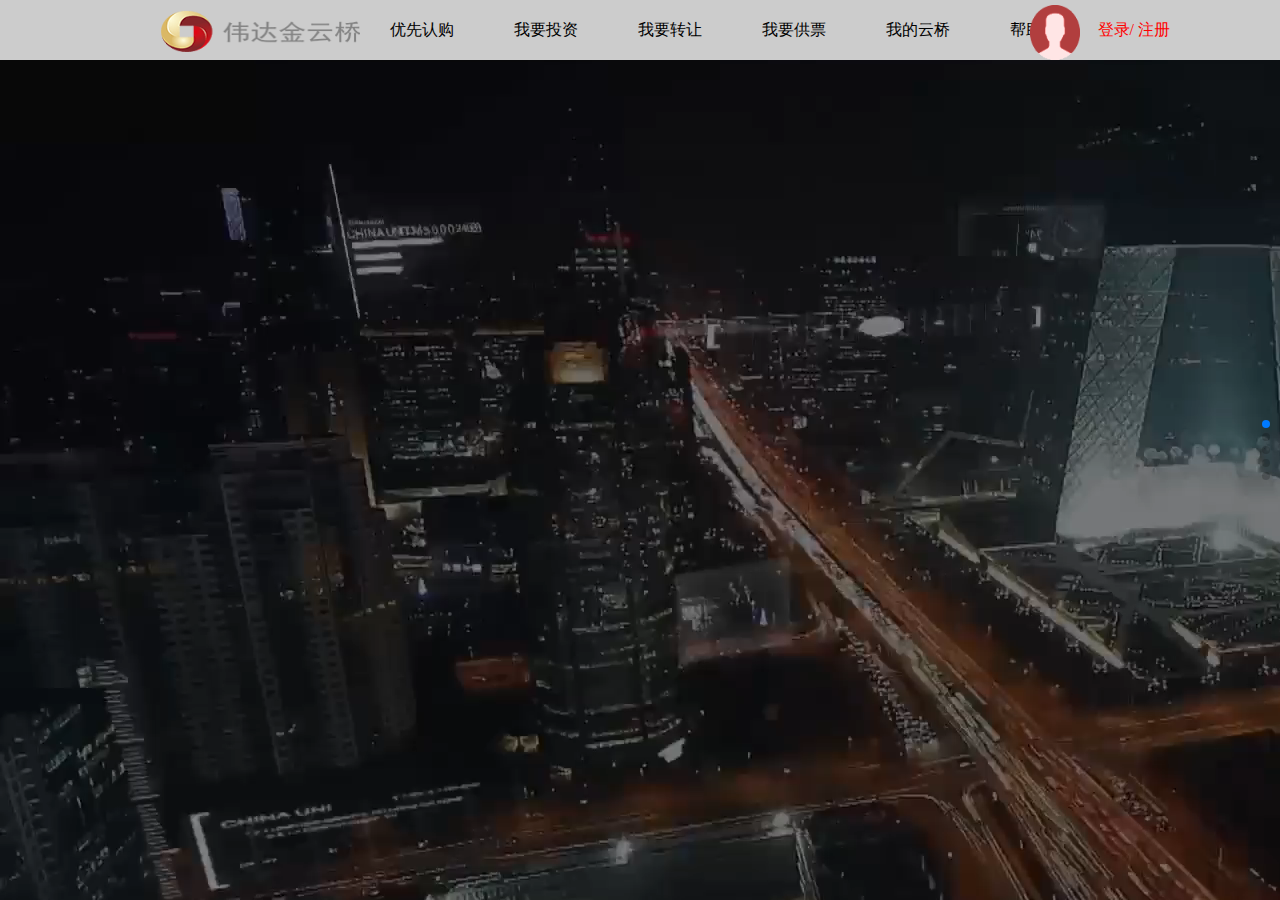
<file: index.html>
<!DOCTYPE html>
<html lang="en">
<head>
	<meta charset="UTF-8">
	<title>主页</title>
	<!-- 引入css文件 -->
	<link rel="stylesheet" href="css/index.css">
	<link rel="stylesheet" href="css/swiper.min.css">
	<link rel="stylesheet" href="css/animate.min.css">
	<!-- 引入js文件 -->
	<script src="js/swiper.animate1.0.2.min.js"></script>
	<script src="js/swiper.min.js"></script>
    <script src="js/index.js"></script>
    <!-- 引入jquery文件 -->
    <script src="jquery/jquery-1.9.0.js" type="text/javascript"></script>
</head>
<body>
  <!-- 导航栏部分 -->
   <div class="header">
   	  <div class="logo">
   	  <img src="images/nav-logo.png"id="logos">
   	  </div>

   	  <div class="navmenu">
   	  	  <ul id="menu">
		<li><a href="#">优先认购</a></li>
		<li><a href="#">我要投资</a></li>
		
		<li><a href="#">我要转让</a></li>
		<li><a href="#">我要供票</a></li>
		<li><a href="#">我的云桥</a></li>
		<li><a href="#">帮助中心</a></li>
	       </ul>
   	  </div>
   	  <!-- 头像部分 -->
   	  <div class="head"><img src="images/user.png" id="headTrait">
   	  </div>
   	  <!-- 注册/登陆部分 -->
   	  <div class="registAndlog">
   	  	<a href="website-log.html" id="new-login">登录</a>/
   	  	<a href="website-register.html" id="new-register">注册</a>
   	  </div>
   </div>




   <!--  轮播部分 -->
   
    <div class="swiper-container">
        <div class="swiper-wrapper">
	        <div class="swiper-slide">
		        <div class="bannervideo">
		        	<video src="video/banner.mp4" autoplay="autoplay" loop="loop"></video>
		        </div>
	        </div>
            <div class="swiper-slide">
				<div class="top_1 ani" swiper-animate-effect="fadeInLeft" swiper-animate-duration='1.5s' swiper-animate-delay="0s">
                 <img src="images/quxian.png" alt="" />
                </div>
                <div class="top_2 ani" swiper-animate-effect="fadeInRight" swiper-animate-duration='1.5s' swiper-animate-delay="0s">
                 <img src="images/table.png" alt="" />
                </div>
            </div>
            <div class="swiper-slide">
            </div>
            <div class="swiper-slide">
            </div>
            <div class="swiper-slide">
            </div>
         </div>
    <!-- 如果需要分页器 -->
    <div class="swiper-pagination"></div>
</div>
           <!-- 引入js -->
   <script src="js/swiper.min.js" type="text/javascript"></script>
	<script src="js/swiper.animate1.0.2.min.js" type="text/javascript"></script>
	<script src="jquery/jquery-1.11.0.js" type="text/javascript"></script>
	<script src="js/index.js" type="text/javascript"></script>
   	
</body>
</html>
</file>
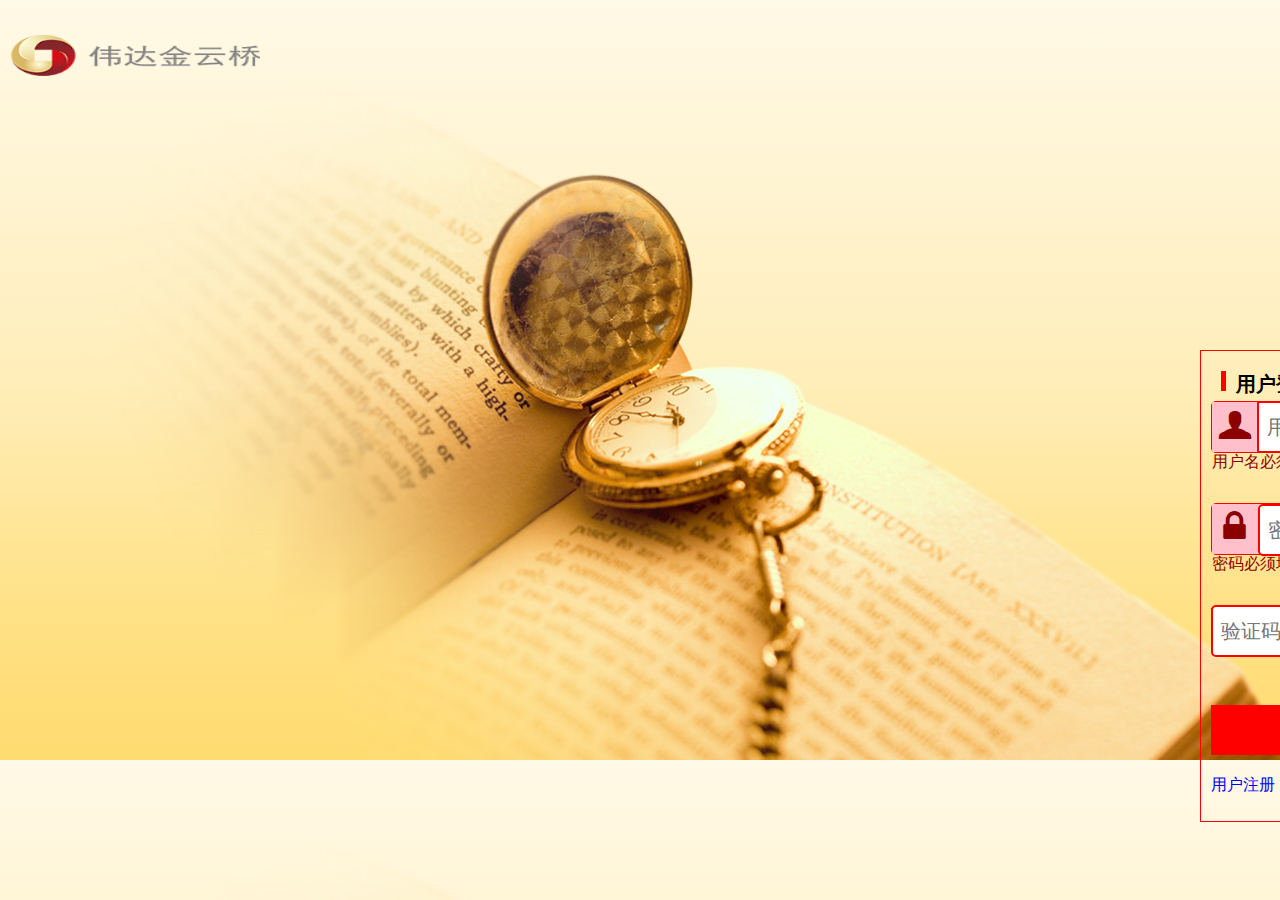
<file: website-log.html>
<!DOCTYPE html>
<html lang="en">
<head>
	<meta charset="UTF-8">
	<title>登录</title>
	<!-- css引用 -->
	<link rel="stylesheet" href="css/website.css">
	<link rel="stylesheet" href="icon/iconfont.css">
	<!-- js引用 -->
  <script src="js/website-log.js" type="text/javascript"></script>
    
   
</head>
<body >
                   <!-- 登录页面 -->
    <img src="images/nav-logo.png" id="nav-logo">
	               <!-- 登录面板 -->
	<div id="login">  
		<div class="user-login"><b>用户登录</b></div>
          <!-- 用户名输入 -->
		<div id="usernames">
		    <div id="head">
		    	<i class="icon iconfont icon-ren"></i>
		    </div><!-- 头像图标 -->
			<input type="text" placeholder="用户名" id="username" clientimode="Static" onblur="checkUser()"><span id="User">用户名必须填写</span><!-- 用户名输入框 -->
		</div>
		      <!-- 密码输入 -->
		    <div id="words">
		       <div id="locker"><!-- 锁图标 -->
		       	  <i class="icon iconfont icon-iconfontlock"></i>
		       </div>
			   <input type="password" placeholder="密码输入" id="password" onblur="checkPassword()"><span id="psw">密码必须填写</span><!-- 密码输入框 -->
		    </div>
               <!-- 验证码输入 -->
		    <div class="code">
			   <input type="text" placeholder="验证码" id="write-code" onblur="validate()"><!-- 验证码 -->
			   <div id="codes" onclick="createCode()"></div><!-- 验证码图标 -->
			   <div id="ann" onclick="createCode()">看不清？换图片</div><span id="vcode">验证码必须填写</span>
		    </div>
		        <!-- 登录按钮 -->
		    <input type="button" class="log" value="登录" onclick="doLogin()">
		    <a href="website-register.html" id="us">用户注册</a>
		    <span id="forget">忘记密码？</span>	
	</div>
    
</body>
</html>
</file>
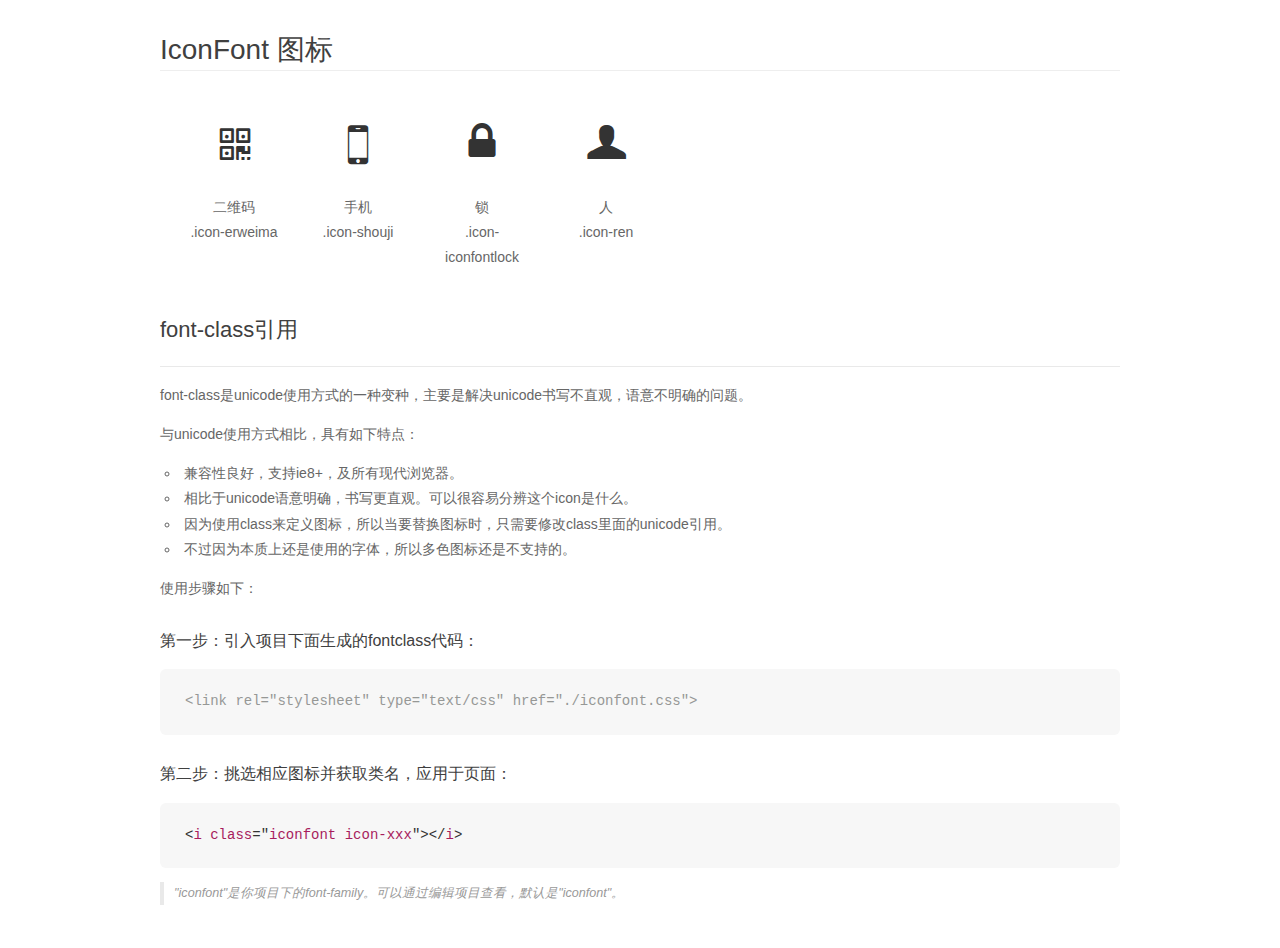
<file: icon/demo_fontclass.html>
<!DOCTYPE html>
<html>
<head>
    <meta charset="utf-8"/>
    <title>IconFont</title>
    <link rel="stylesheet" href="demo.css">
    <link rel="stylesheet" href="iconfont.css">
</head>
<body>
    <div class="main markdown">
        <h1>IconFont 图标</h1>
        <ul class="icon_lists clear">
            
                <li>
                <i class="icon iconfont icon-erweima"></i>
                    <div class="name">二维码</div>
                    <div class="fontclass">.icon-erweima</div>
                </li>
            
                <li>
                <i class="icon iconfont icon-shouji"></i>
                    <div class="name">手机</div>
                    <div class="fontclass">.icon-shouji</div>
                </li>
            
                <li>
                <i class="icon iconfont icon-iconfontlock"></i>
                    <div class="name">锁</div>
                    <div class="fontclass">.icon-iconfontlock</div>
                </li>
            
                <li>
                <i class="icon iconfont icon-ren"></i>
                    <div class="name">人</div>
                    <div class="fontclass">.icon-ren</div>
                </li>
            
        </ul>

        <h2 id="font-class-">font-class引用</h2>
        <hr>

        <p>font-class是unicode使用方式的一种变种，主要是解决unicode书写不直观，语意不明确的问题。</p>
        <p>与unicode使用方式相比，具有如下特点：</p>
        <ul>
        <li>兼容性良好，支持ie8+，及所有现代浏览器。</li>
        <li>相比于unicode语意明确，书写更直观。可以很容易分辨这个icon是什么。</li>
        <li>因为使用class来定义图标，所以当要替换图标时，只需要修改class里面的unicode引用。</li>
        <li>不过因为本质上还是使用的字体，所以多色图标还是不支持的。</li>
        </ul>
        <p>使用步骤如下：</p>
        <h3 id="-fontclass-">第一步：引入项目下面生成的fontclass代码：</h3>


        <pre><code class="lang-js hljs javascript"><span class="hljs-comment">&lt;link rel="stylesheet" type="text/css" href="./iconfont.css"&gt;</span></code></pre>
        <h3 id="-">第二步：挑选相应图标并获取类名，应用于页面：</h3>
        <pre><code class="lang-css hljs">&lt;<span class="hljs-selector-tag">i</span> <span class="hljs-selector-tag">class</span>="<span class="hljs-selector-tag">iconfont</span> <span class="hljs-selector-tag">icon-xxx</span>"&gt;&lt;/<span class="hljs-selector-tag">i</span>&gt;</code></pre>
        <blockquote>
        <p>"iconfont"是你项目下的font-family。可以通过编辑项目查看，默认是"iconfont"。</p>
        </blockquote>
    </div>
</body>
</html>
</file>
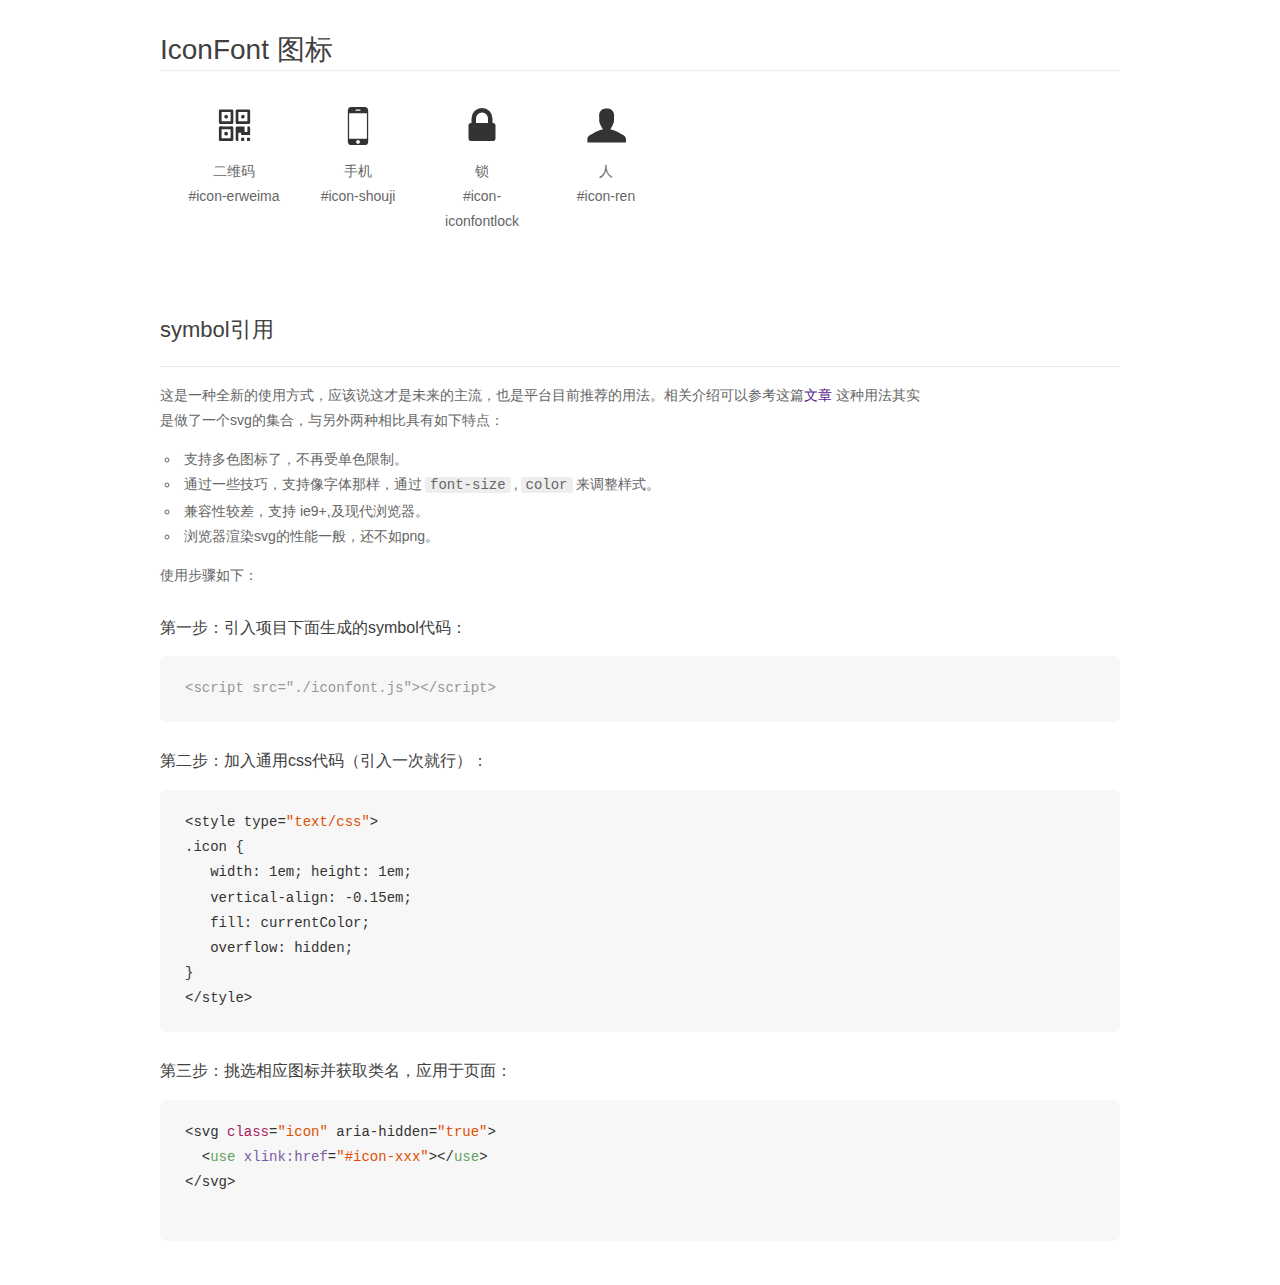
<file: icon/demo_symbol.html>
<!DOCTYPE html>
<html>
<head>
    <meta charset="utf-8"/>
    <title>IconFont</title>
    <link rel="stylesheet" href="demo.css">
    <script src="iconfont.js"></script>

    <style type="text/css">
        .icon {
          /* 通过设置 font-size 来改变图标大小 */
          width: 1em; height: 1em;
          /* 图标和文字相邻时，垂直对齐 */
          vertical-align: -0.15em;
          /* 通过设置 color 来改变 SVG 的颜色/fill */
          fill: currentColor;
          /* path 和 stroke 溢出 viewBox 部分在 IE 下会显示
             normalize.css 中也包含这行 */
          overflow: hidden;
        }

    </style>
</head>
<body>
    <div class="main markdown">
        <h1>IconFont 图标</h1>
        <ul class="icon_lists clear">
            
                <li>
                    <svg class="icon" aria-hidden="true">
                        <use xlink:href="#icon-erweima"></use>
                    </svg>
                    <div class="name">二维码</div>
                    <div class="fontclass">#icon-erweima</div>
                </li>
            
                <li>
                    <svg class="icon" aria-hidden="true">
                        <use xlink:href="#icon-shouji"></use>
                    </svg>
                    <div class="name">手机</div>
                    <div class="fontclass">#icon-shouji</div>
                </li>
            
                <li>
                    <svg class="icon" aria-hidden="true">
                        <use xlink:href="#icon-iconfontlock"></use>
                    </svg>
                    <div class="name">锁</div>
                    <div class="fontclass">#icon-iconfontlock</div>
                </li>
            
                <li>
                    <svg class="icon" aria-hidden="true">
                        <use xlink:href="#icon-ren"></use>
                    </svg>
                    <div class="name">人</div>
                    <div class="fontclass">#icon-ren</div>
                </li>
            
        </ul>


        <h2 id="symbol-">symbol引用</h2>
        <hr>

        <p>这是一种全新的使用方式，应该说这才是未来的主流，也是平台目前推荐的用法。相关介绍可以参考这篇<a href="">文章</a>
        这种用法其实是做了一个svg的集合，与另外两种相比具有如下特点：</p>
        <ul>
          <li>支持多色图标了，不再受单色限制。</li>
          <li>通过一些技巧，支持像字体那样，通过<code>font-size</code>,<code>color</code>来调整样式。</li>
          <li>兼容性较差，支持 ie9+,及现代浏览器。</li>
          <li>浏览器渲染svg的性能一般，还不如png。</li>
        </ul>
        <p>使用步骤如下：</p>
        <h3 id="-symbol-">第一步：引入项目下面生成的symbol代码：</h3>
        <pre><code class="lang-js hljs javascript"><span class="hljs-comment">&lt;script src="./iconfont.js"&gt;&lt;/script&gt;</span></code></pre>
        <h3 id="-css-">第二步：加入通用css代码（引入一次就行）：</h3>
        <pre><code class="lang-js hljs javascript">&lt;style type=<span class="hljs-string">"text/css"</span>&gt;
.icon {
   width: <span class="hljs-number">1</span>em; height: <span class="hljs-number">1</span>em;
   vertical-align: <span class="hljs-number">-0.15</span>em;
   fill: currentColor;
   overflow: hidden;
}
&lt;<span class="hljs-regexp">/style&gt;</span></code></pre>
        <h3 id="-">第三步：挑选相应图标并获取类名，应用于页面：</h3>
        <pre><code class="lang-js hljs javascript">&lt;svg <span class="hljs-class"><span class="hljs-keyword">class</span></span>=<span class="hljs-string">"icon"</span> aria-hidden=<span class="hljs-string">"true"</span>&gt;<span class="xml"><span class="hljs-tag">
  &lt;<span class="hljs-name">use</span> <span class="hljs-attr">xlink:href</span>=<span class="hljs-string">"#icon-xxx"</span>&gt;</span><span class="hljs-tag">&lt;/<span class="hljs-name">use</span>&gt;</span>
</span>&lt;<span class="hljs-regexp">/svg&gt;
        </span></code></pre>
    </div>
</body>
</html>
</file>
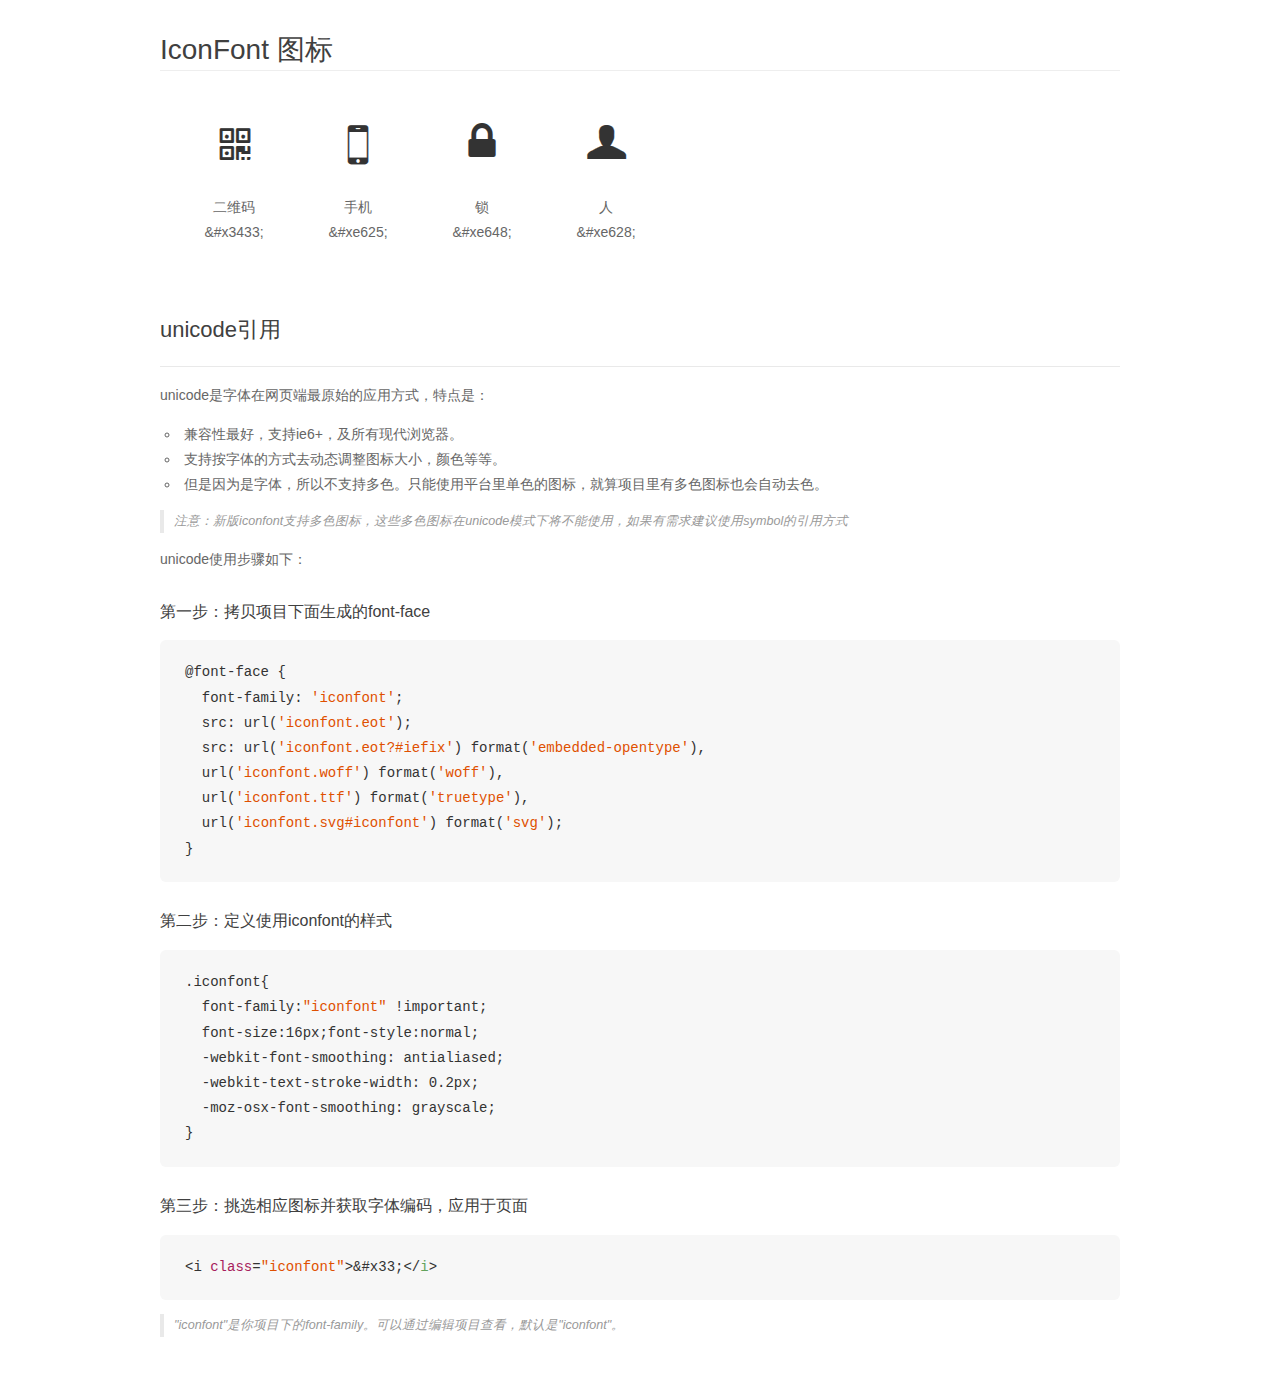
<file: icon/demo_unicode.html>
<!DOCTYPE html>
<html>
<head>
    <meta charset="utf-8"/>
    <title>IconFont</title>
    <link rel="stylesheet" href="demo.css">

    <style type="text/css">

        @font-face {font-family: "iconfont";
          src: url('iconfont.eot'); /* IE9*/
          src: url('iconfont.eot#iefix') format('embedded-opentype'), /* IE6-IE8 */
          url('iconfont.woff') format('woff'), /* chrome, firefox */
          url('iconfont.ttf') format('truetype'), /* chrome, firefox, opera, Safari, Android, iOS 4.2+*/
          url('iconfont.svg#iconfont') format('svg'); /* iOS 4.1- */
        }

        .iconfont {
          font-family:"iconfont" !important;
          font-size:16px;
          font-style:normal;
          -webkit-font-smoothing: antialiased;
          -webkit-text-stroke-width: 0.2px;
          -moz-osx-font-smoothing: grayscale;
        }

    </style>
</head>
<body>
    <div class="main markdown">
        <h1>IconFont 图标</h1>
        <ul class="icon_lists clear">
            
                <li>
                <i class="icon iconfont">&#x3433;</i>
                    <div class="name">二维码</div>
                    <div class="code">&amp;#x3433;</div>
                </li>
            
                <li>
                <i class="icon iconfont">&#xe625;</i>
                    <div class="name">手机</div>
                    <div class="code">&amp;#xe625;</div>
                </li>
            
                <li>
                <i class="icon iconfont">&#xe648;</i>
                    <div class="name">锁</div>
                    <div class="code">&amp;#xe648;</div>
                </li>
            
                <li>
                <i class="icon iconfont">&#xe628;</i>
                    <div class="name">人</div>
                    <div class="code">&amp;#xe628;</div>
                </li>
            
        </ul>
        <h2 id="unicode-">unicode引用</h2>
        <hr>

        <p>unicode是字体在网页端最原始的应用方式，特点是：</p>
        <ul>
        <li>兼容性最好，支持ie6+，及所有现代浏览器。</li>
        <li>支持按字体的方式去动态调整图标大小，颜色等等。</li>
        <li>但是因为是字体，所以不支持多色。只能使用平台里单色的图标，就算项目里有多色图标也会自动去色。</li>
        </ul>
        <blockquote>
        <p>注意：新版iconfont支持多色图标，这些多色图标在unicode模式下将不能使用，如果有需求建议使用symbol的引用方式</p>
        </blockquote>
        <p>unicode使用步骤如下：</p>
        <h3 id="-font-face">第一步：拷贝项目下面生成的font-face</h3>
        <pre><code class="lang-js hljs javascript">@font-face {
  font-family: <span class="hljs-string">'iconfont'</span>;
  src: url(<span class="hljs-string">'iconfont.eot'</span>);
  src: url(<span class="hljs-string">'iconfont.eot?#iefix'</span>) format(<span class="hljs-string">'embedded-opentype'</span>),
  url(<span class="hljs-string">'iconfont.woff'</span>) format(<span class="hljs-string">'woff'</span>),
  url(<span class="hljs-string">'iconfont.ttf'</span>) format(<span class="hljs-string">'truetype'</span>),
  url(<span class="hljs-string">'iconfont.svg#iconfont'</span>) format(<span class="hljs-string">'svg'</span>);
}
</code></pre>
        <h3 id="-iconfont-">第二步：定义使用iconfont的样式</h3>
        <pre><code class="lang-js hljs javascript">.iconfont{
  font-family:<span class="hljs-string">"iconfont"</span> !important;
  font-size:<span class="hljs-number">16</span>px;font-style:normal;
  -webkit-font-smoothing: antialiased;
  -webkit-text-stroke-width: <span class="hljs-number">0.2</span>px;
  -moz-osx-font-smoothing: grayscale;
}
</code></pre>
        <h3 id="-">第三步：挑选相应图标并获取字体编码，应用于页面</h3>
        <pre><code class="lang-js hljs javascript">&lt;i <span class="hljs-class"><span class="hljs-keyword">class</span></span>=<span class="hljs-string">"iconfont"</span>&gt;&amp;#x33;<span class="xml"><span class="hljs-tag">&lt;/<span class="hljs-name">i</span>&gt;</span></span></code></pre>

        <blockquote>
        <p>"iconfont"是你项目下的font-family。可以通过编辑项目查看，默认是"iconfont"。</p>
        </blockquote>
    </div>


</body>
</html>
</file>
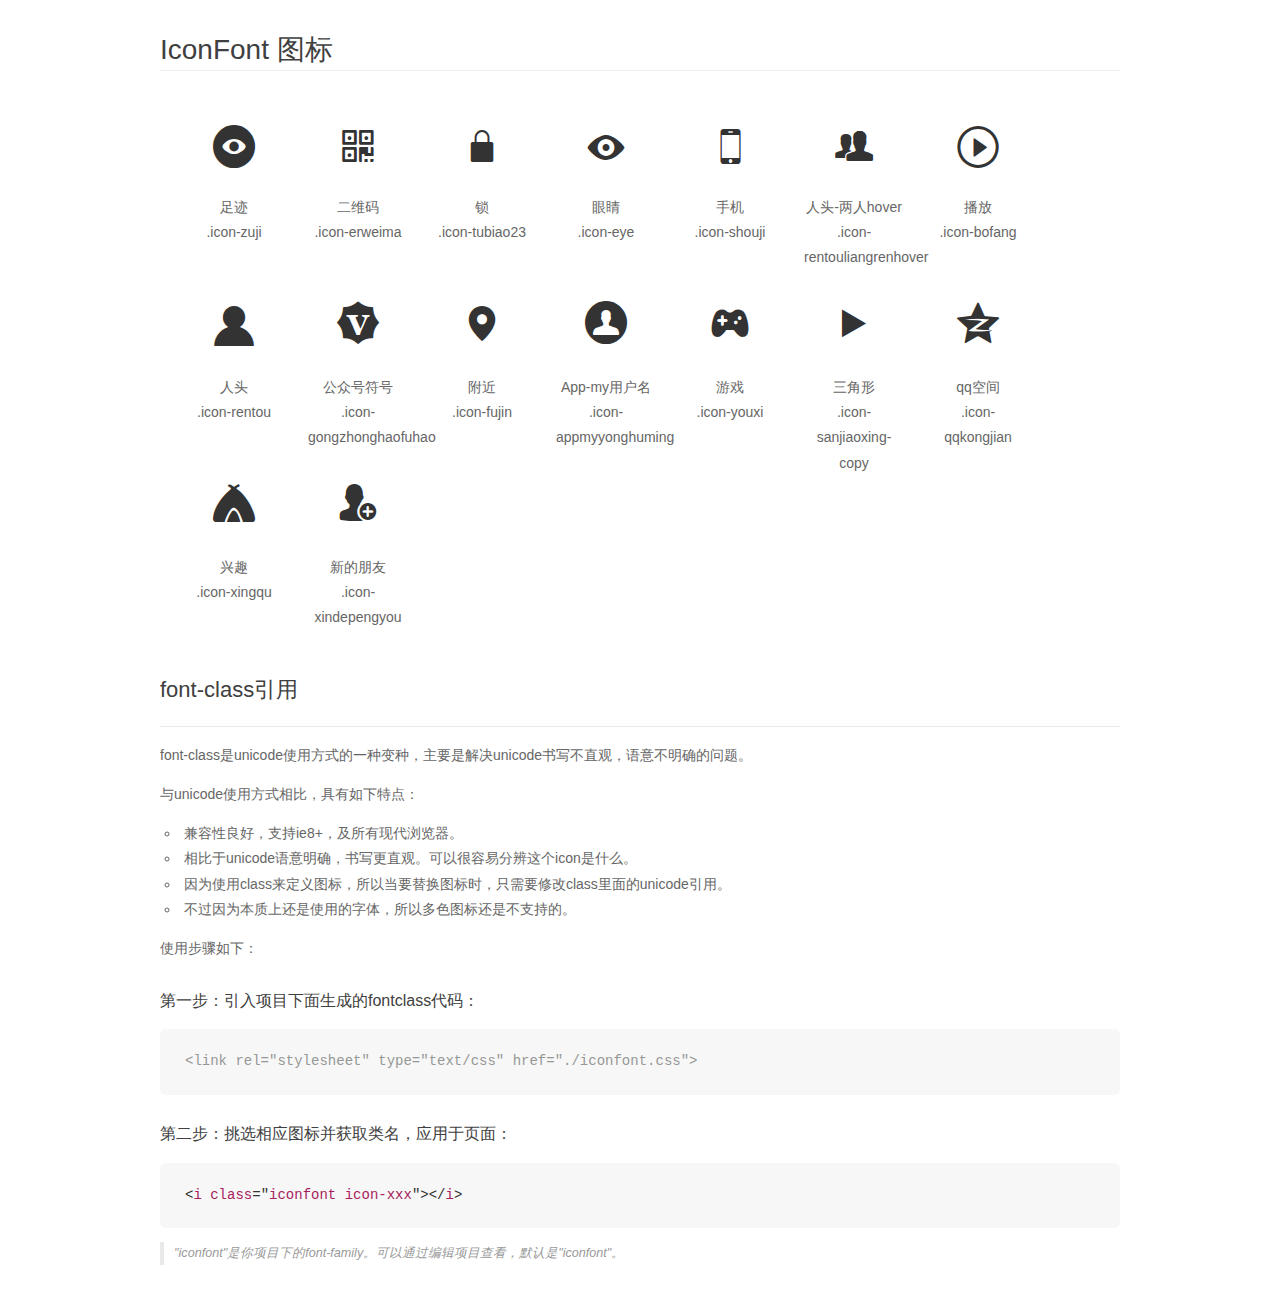
<file: iconfont/demo_fontclass.html>
<!DOCTYPE html>
<html>
<head>
    <meta charset="utf-8"/>
    <title>IconFont</title>
    <link rel="stylesheet" href="demo.css">
    <link rel="stylesheet" href="iconfont.css">
</head>
<body>
    <div class="main markdown">
        <h1>IconFont 图标</h1>
        <ul class="icon_lists clear">
            
                <li>
                <i class="icon iconfont icon-zuji"></i>
                    <div class="name">足迹</div>
                    <div class="fontclass">.icon-zuji</div>
                </li>
            
                <li>
                <i class="icon iconfont icon-erweima"></i>
                    <div class="name">二维码</div>
                    <div class="fontclass">.icon-erweima</div>
                </li>
            
                <li>
                <i class="icon iconfont icon-tubiao23"></i>
                    <div class="name">锁</div>
                    <div class="fontclass">.icon-tubiao23</div>
                </li>
            
                <li>
                <i class="icon iconfont icon-eye"></i>
                    <div class="name">眼睛</div>
                    <div class="fontclass">.icon-eye</div>
                </li>
            
                <li>
                <i class="icon iconfont icon-shouji"></i>
                    <div class="name">手机</div>
                    <div class="fontclass">.icon-shouji</div>
                </li>
            
                <li>
                <i class="icon iconfont icon-rentouliangrenhover"></i>
                    <div class="name">人头-两人hover</div>
                    <div class="fontclass">.icon-rentouliangrenhover</div>
                </li>
            
                <li>
                <i class="icon iconfont icon-bofang"></i>
                    <div class="name">播放</div>
                    <div class="fontclass">.icon-bofang</div>
                </li>
            
                <li>
                <i class="icon iconfont icon-rentou"></i>
                    <div class="name">人头</div>
                    <div class="fontclass">.icon-rentou</div>
                </li>
            
                <li>
                <i class="icon iconfont icon-gongzhonghaofuhao"></i>
                    <div class="name">公众号符号</div>
                    <div class="fontclass">.icon-gongzhonghaofuhao</div>
                </li>
            
                <li>
                <i class="icon iconfont icon-fujin"></i>
                    <div class="name">附近</div>
                    <div class="fontclass">.icon-fujin</div>
                </li>
            
                <li>
                <i class="icon iconfont icon-appmyyonghuming"></i>
                    <div class="name">App-my用户名</div>
                    <div class="fontclass">.icon-appmyyonghuming</div>
                </li>
            
                <li>
                <i class="icon iconfont icon-youxi"></i>
                    <div class="name">游戏</div>
                    <div class="fontclass">.icon-youxi</div>
                </li>
            
                <li>
                <i class="icon iconfont icon-sanjiaoxing-copy"></i>
                    <div class="name">三角形</div>
                    <div class="fontclass">.icon-sanjiaoxing-copy</div>
                </li>
            
                <li>
                <i class="icon iconfont icon-qqkongjian"></i>
                    <div class="name">qq空间</div>
                    <div class="fontclass">.icon-qqkongjian</div>
                </li>
            
                <li>
                <i class="icon iconfont icon-xingqu"></i>
                    <div class="name">兴趣</div>
                    <div class="fontclass">.icon-xingqu</div>
                </li>
            
                <li>
                <i class="icon iconfont icon-xindepengyou"></i>
                    <div class="name">新的朋友</div>
                    <div class="fontclass">.icon-xindepengyou</div>
                </li>
            
        </ul>

        <h2 id="font-class-">font-class引用</h2>
        <hr>

        <p>font-class是unicode使用方式的一种变种，主要是解决unicode书写不直观，语意不明确的问题。</p>
        <p>与unicode使用方式相比，具有如下特点：</p>
        <ul>
        <li>兼容性良好，支持ie8+，及所有现代浏览器。</li>
        <li>相比于unicode语意明确，书写更直观。可以很容易分辨这个icon是什么。</li>
        <li>因为使用class来定义图标，所以当要替换图标时，只需要修改class里面的unicode引用。</li>
        <li>不过因为本质上还是使用的字体，所以多色图标还是不支持的。</li>
        </ul>
        <p>使用步骤如下：</p>
        <h3 id="-fontclass-">第一步：引入项目下面生成的fontclass代码：</h3>


        <pre><code class="lang-js hljs javascript"><span class="hljs-comment">&lt;link rel="stylesheet" type="text/css" href="./iconfont.css"&gt;</span></code></pre>
        <h3 id="-">第二步：挑选相应图标并获取类名，应用于页面：</h3>
        <pre><code class="lang-css hljs">&lt;<span class="hljs-selector-tag">i</span> <span class="hljs-selector-tag">class</span>="<span class="hljs-selector-tag">iconfont</span> <span class="hljs-selector-tag">icon-xxx</span>"&gt;&lt;/<span class="hljs-selector-tag">i</span>&gt;</code></pre>
        <blockquote>
        <p>"iconfont"是你项目下的font-family。可以通过编辑项目查看，默认是"iconfont"。</p>
        </blockquote>
    </div>
</body>
</html>
</file>
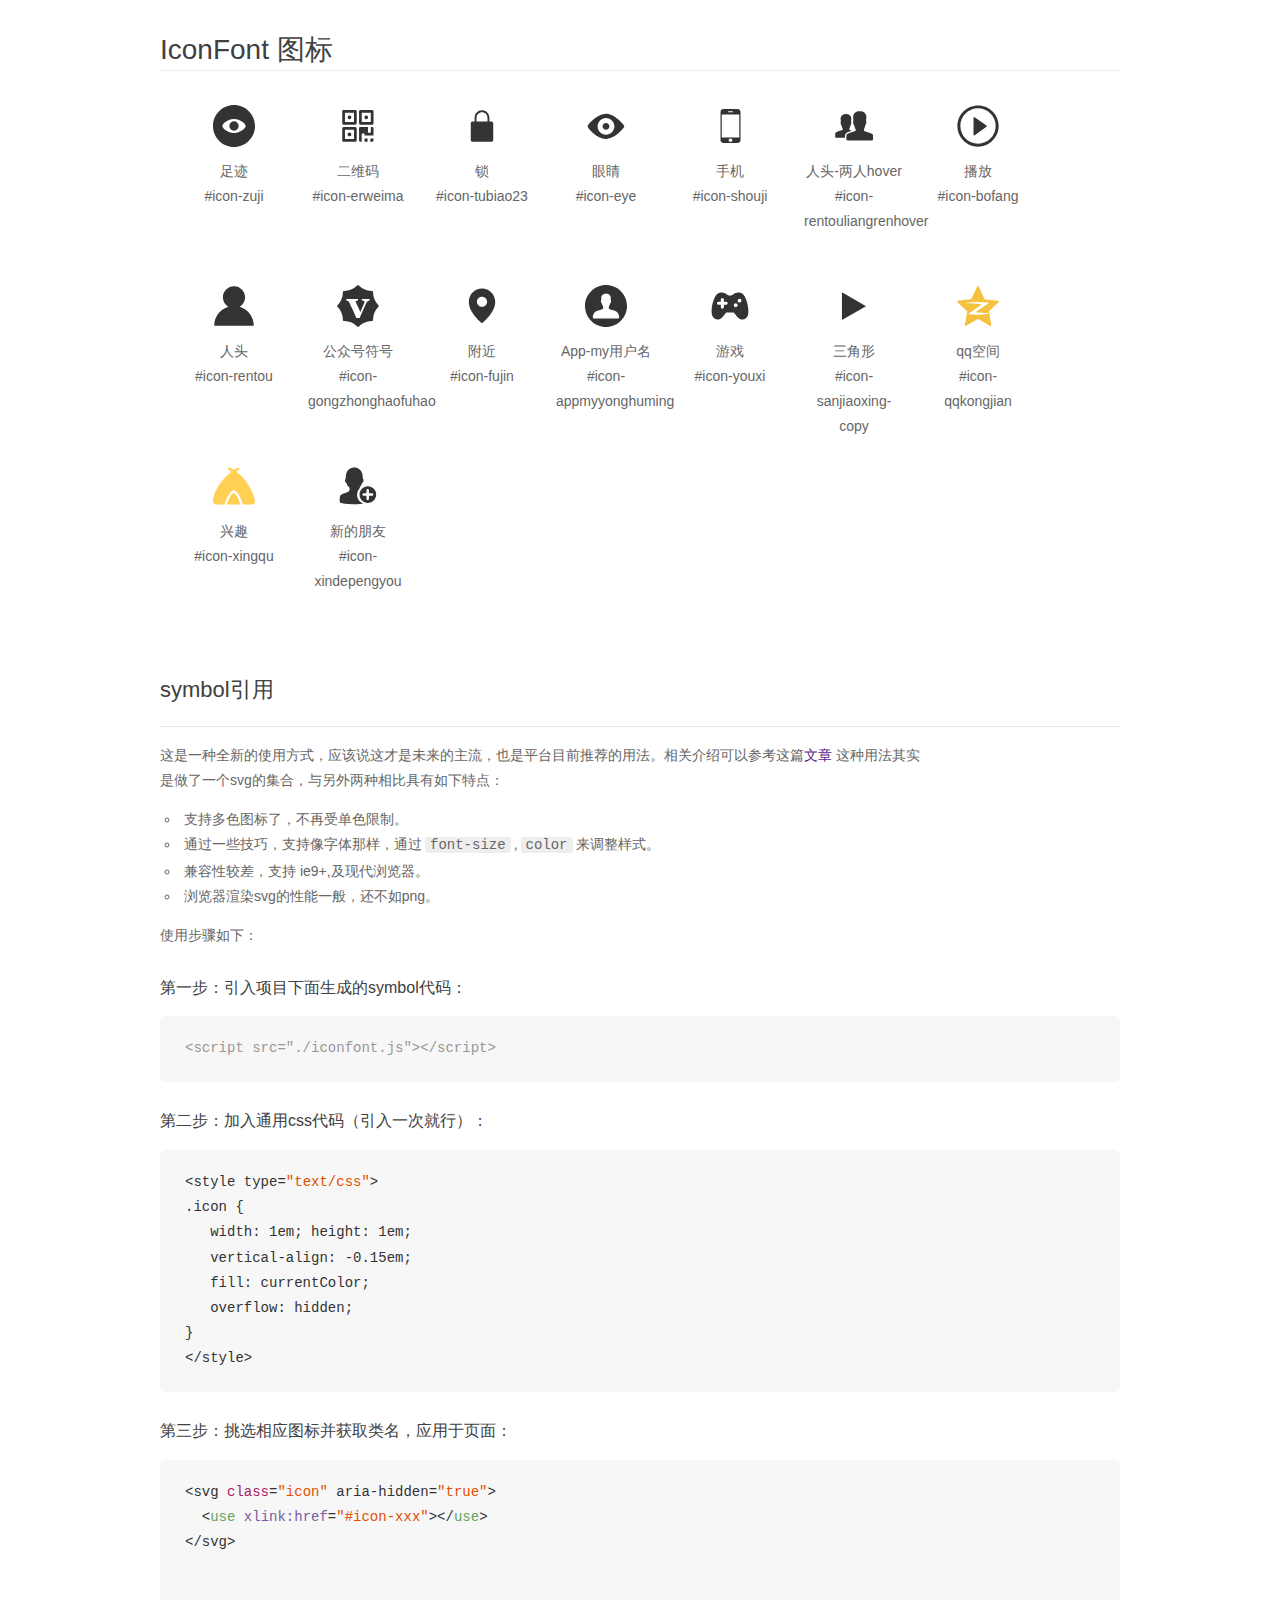
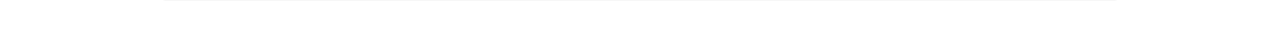
<file: iconfont/demo_symbol.html>
<!DOCTYPE html>
<html>
<head>
    <meta charset="utf-8"/>
    <title>IconFont</title>
    <link rel="stylesheet" href="demo.css">
    <script src="iconfont.js"></script>

    <style type="text/css">
        .icon {
          /* 通过设置 font-size 来改变图标大小 */
          width: 1em; height: 1em;
          /* 图标和文字相邻时，垂直对齐 */
          vertical-align: -0.15em;
          /* 通过设置 color 来改变 SVG 的颜色/fill */
          fill: currentColor;
          /* path 和 stroke 溢出 viewBox 部分在 IE 下会显示
             normalize.css 中也包含这行 */
          overflow: hidden;
        }

    </style>
</head>
<body>
    <div class="main markdown">
        <h1>IconFont 图标</h1>
        <ul class="icon_lists clear">
            
                <li>
                    <svg class="icon" aria-hidden="true">
                        <use xlink:href="#icon-zuji"></use>
                    </svg>
                    <div class="name">足迹</div>
                    <div class="fontclass">#icon-zuji</div>
                </li>
            
                <li>
                    <svg class="icon" aria-hidden="true">
                        <use xlink:href="#icon-erweima"></use>
                    </svg>
                    <div class="name">二维码</div>
                    <div class="fontclass">#icon-erweima</div>
                </li>
            
                <li>
                    <svg class="icon" aria-hidden="true">
                        <use xlink:href="#icon-tubiao23"></use>
                    </svg>
                    <div class="name">锁</div>
                    <div class="fontclass">#icon-tubiao23</div>
                </li>
            
                <li>
                    <svg class="icon" aria-hidden="true">
                        <use xlink:href="#icon-eye"></use>
                    </svg>
                    <div class="name">眼睛</div>
                    <div class="fontclass">#icon-eye</div>
                </li>
            
                <li>
                    <svg class="icon" aria-hidden="true">
                        <use xlink:href="#icon-shouji"></use>
                    </svg>
                    <div class="name">手机</div>
                    <div class="fontclass">#icon-shouji</div>
                </li>
            
                <li>
                    <svg class="icon" aria-hidden="true">
                        <use xlink:href="#icon-rentouliangrenhover"></use>
                    </svg>
                    <div class="name">人头-两人hover</div>
                    <div class="fontclass">#icon-rentouliangrenhover</div>
                </li>
            
                <li>
                    <svg class="icon" aria-hidden="true">
                        <use xlink:href="#icon-bofang"></use>
                    </svg>
                    <div class="name">播放</div>
                    <div class="fontclass">#icon-bofang</div>
                </li>
            
                <li>
                    <svg class="icon" aria-hidden="true">
                        <use xlink:href="#icon-rentou"></use>
                    </svg>
                    <div class="name">人头</div>
                    <div class="fontclass">#icon-rentou</div>
                </li>
            
                <li>
                    <svg class="icon" aria-hidden="true">
                        <use xlink:href="#icon-gongzhonghaofuhao"></use>
                    </svg>
                    <div class="name">公众号符号</div>
                    <div class="fontclass">#icon-gongzhonghaofuhao</div>
                </li>
            
                <li>
                    <svg class="icon" aria-hidden="true">
                        <use xlink:href="#icon-fujin"></use>
                    </svg>
                    <div class="name">附近</div>
                    <div class="fontclass">#icon-fujin</div>
                </li>
            
                <li>
                    <svg class="icon" aria-hidden="true">
                        <use xlink:href="#icon-appmyyonghuming"></use>
                    </svg>
                    <div class="name">App-my用户名</div>
                    <div class="fontclass">#icon-appmyyonghuming</div>
                </li>
            
                <li>
                    <svg class="icon" aria-hidden="true">
                        <use xlink:href="#icon-youxi"></use>
                    </svg>
                    <div class="name">游戏</div>
                    <div class="fontclass">#icon-youxi</div>
                </li>
            
                <li>
                    <svg class="icon" aria-hidden="true">
                        <use xlink:href="#icon-sanjiaoxing-copy"></use>
                    </svg>
                    <div class="name">三角形</div>
                    <div class="fontclass">#icon-sanjiaoxing-copy</div>
                </li>
            
                <li>
                    <svg class="icon" aria-hidden="true">
                        <use xlink:href="#icon-qqkongjian"></use>
                    </svg>
                    <div class="name">qq空间</div>
                    <div class="fontclass">#icon-qqkongjian</div>
                </li>
            
                <li>
                    <svg class="icon" aria-hidden="true">
                        <use xlink:href="#icon-xingqu"></use>
                    </svg>
                    <div class="name">兴趣</div>
                    <div class="fontclass">#icon-xingqu</div>
                </li>
            
                <li>
                    <svg class="icon" aria-hidden="true">
                        <use xlink:href="#icon-xindepengyou"></use>
                    </svg>
                    <div class="name">新的朋友</div>
                    <div class="fontclass">#icon-xindepengyou</div>
                </li>
            
        </ul>


        <h2 id="symbol-">symbol引用</h2>
        <hr>

        <p>这是一种全新的使用方式，应该说这才是未来的主流，也是平台目前推荐的用法。相关介绍可以参考这篇<a href="">文章</a>
        这种用法其实是做了一个svg的集合，与另外两种相比具有如下特点：</p>
        <ul>
          <li>支持多色图标了，不再受单色限制。</li>
          <li>通过一些技巧，支持像字体那样，通过<code>font-size</code>,<code>color</code>来调整样式。</li>
          <li>兼容性较差，支持 ie9+,及现代浏览器。</li>
          <li>浏览器渲染svg的性能一般，还不如png。</li>
        </ul>
        <p>使用步骤如下：</p>
        <h3 id="-symbol-">第一步：引入项目下面生成的symbol代码：</h3>
        <pre><code class="lang-js hljs javascript"><span class="hljs-comment">&lt;script src="./iconfont.js"&gt;&lt;/script&gt;</span></code></pre>
        <h3 id="-css-">第二步：加入通用css代码（引入一次就行）：</h3>
        <pre><code class="lang-js hljs javascript">&lt;style type=<span class="hljs-string">"text/css"</span>&gt;
.icon {
   width: <span class="hljs-number">1</span>em; height: <span class="hljs-number">1</span>em;
   vertical-align: <span class="hljs-number">-0.15</span>em;
   fill: currentColor;
   overflow: hidden;
}
&lt;<span class="hljs-regexp">/style&gt;</span></code></pre>
        <h3 id="-">第三步：挑选相应图标并获取类名，应用于页面：</h3>
        <pre><code class="lang-js hljs javascript">&lt;svg <span class="hljs-class"><span class="hljs-keyword">class</span></span>=<span class="hljs-string">"icon"</span> aria-hidden=<span class="hljs-string">"true"</span>&gt;<span class="xml"><span class="hljs-tag">
  &lt;<span class="hljs-name">use</span> <span class="hljs-attr">xlink:href</span>=<span class="hljs-string">"#icon-xxx"</span>&gt;</span><span class="hljs-tag">&lt;/<span class="hljs-name">use</span>&gt;</span>
</span>&lt;<span class="hljs-regexp">/svg&gt;
        </span></code></pre>
    </div>
</body>
</html>
</file>
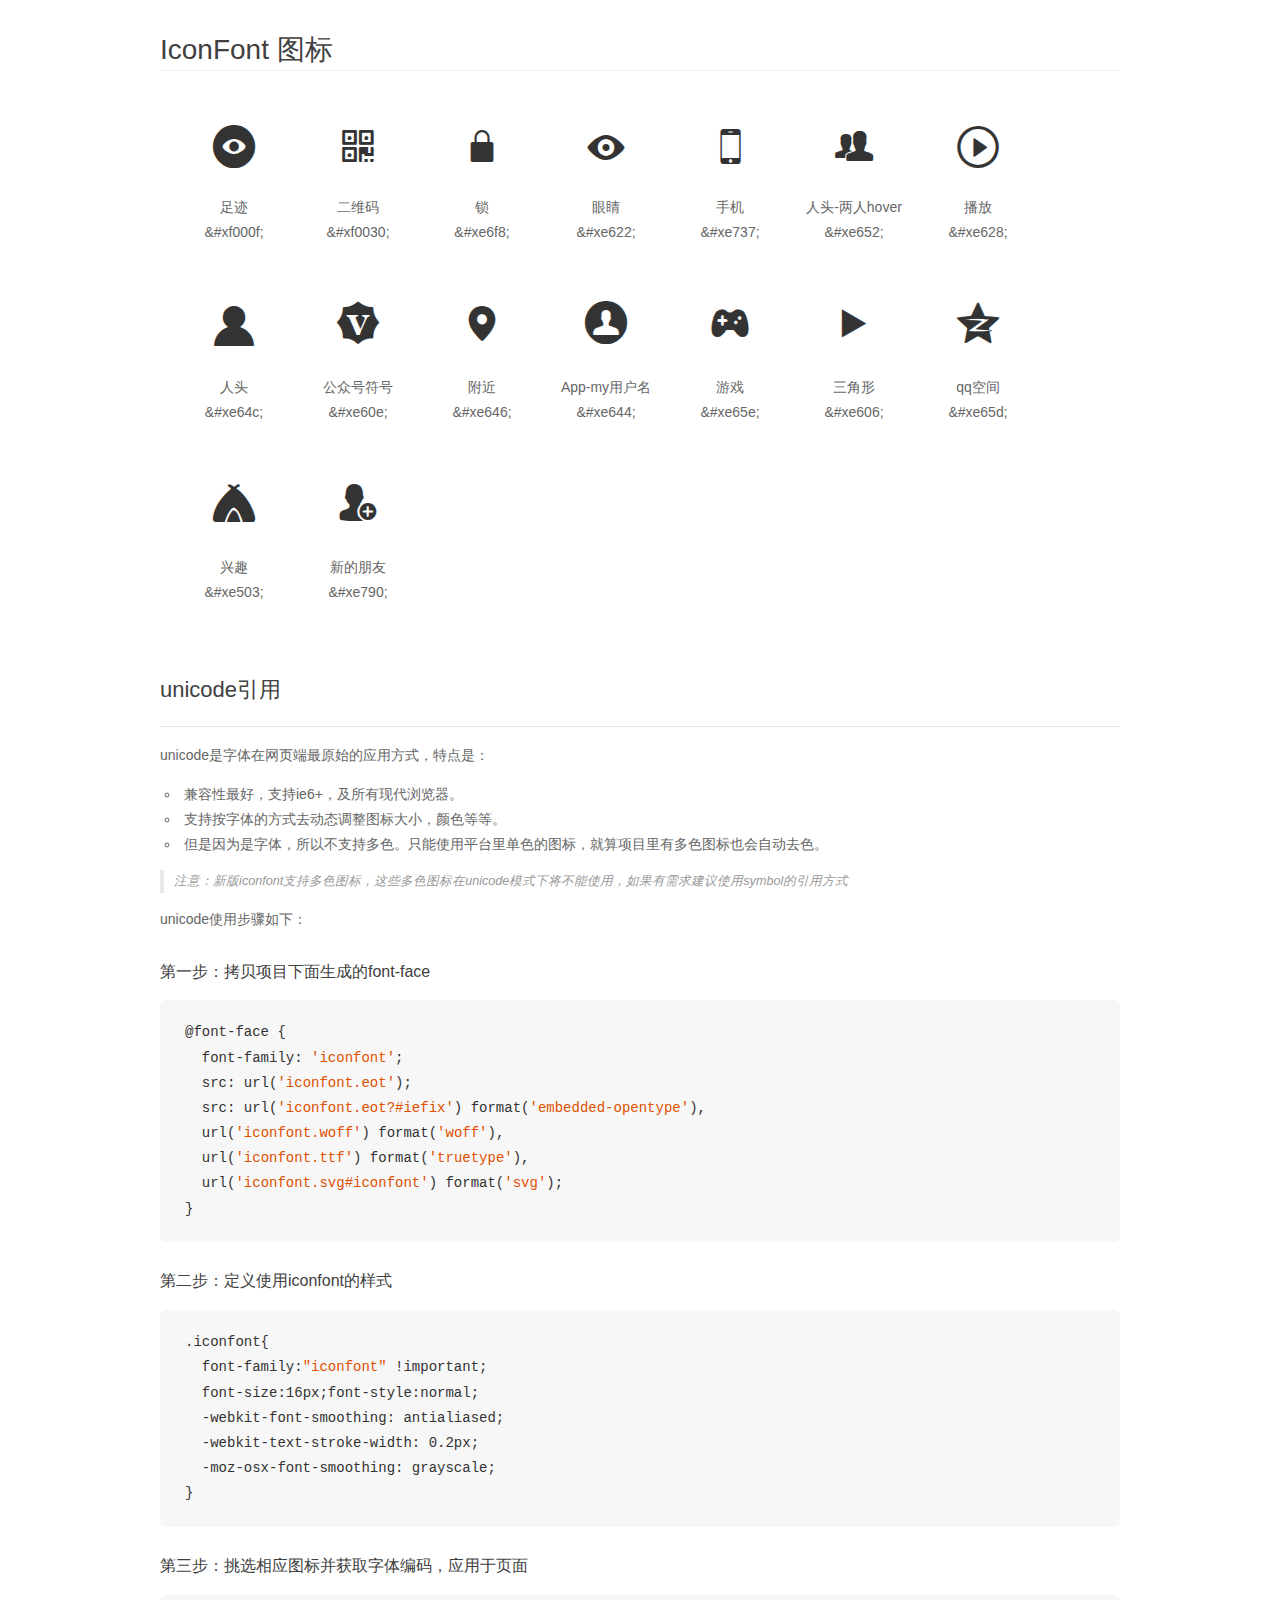
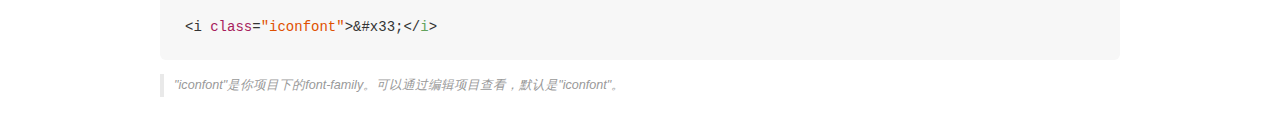
<file: iconfont/demo_unicode.html>
<!DOCTYPE html>
<html>
<head>
    <meta charset="utf-8"/>
    <title>IconFont</title>
    <link rel="stylesheet" href="demo.css">

    <style type="text/css">

        @font-face {font-family: "iconfont";
          src: url('iconfont.eot'); /* IE9*/
          src: url('iconfont.eot#iefix') format('embedded-opentype'), /* IE6-IE8 */
          url('iconfont.woff') format('woff'), /* chrome, firefox */
          url('iconfont.ttf') format('truetype'), /* chrome, firefox, opera, Safari, Android, iOS 4.2+*/
          url('iconfont.svg#iconfont') format('svg'); /* iOS 4.1- */
        }

        .iconfont {
          font-family:"iconfont" !important;
          font-size:16px;
          font-style:normal;
          -webkit-font-smoothing: antialiased;
          -webkit-text-stroke-width: 0.2px;
          -moz-osx-font-smoothing: grayscale;
        }

    </style>
</head>
<body>
    <div class="main markdown">
        <h1>IconFont 图标</h1>
        <ul class="icon_lists clear">
            
                <li>
                <i class="icon iconfont">&#xf000f;</i>
                    <div class="name">足迹</div>
                    <div class="code">&amp;#xf000f;</div>
                </li>
            
                <li>
                <i class="icon iconfont">&#xf0030;</i>
                    <div class="name">二维码</div>
                    <div class="code">&amp;#xf0030;</div>
                </li>
            
                <li>
                <i class="icon iconfont">&#xe6f8;</i>
                    <div class="name">锁</div>
                    <div class="code">&amp;#xe6f8;</div>
                </li>
            
                <li>
                <i class="icon iconfont">&#xe622;</i>
                    <div class="name">眼睛</div>
                    <div class="code">&amp;#xe622;</div>
                </li>
            
                <li>
                <i class="icon iconfont">&#xe737;</i>
                    <div class="name">手机</div>
                    <div class="code">&amp;#xe737;</div>
                </li>
            
                <li>
                <i class="icon iconfont">&#xe652;</i>
                    <div class="name">人头-两人hover</div>
                    <div class="code">&amp;#xe652;</div>
                </li>
            
                <li>
                <i class="icon iconfont">&#xe628;</i>
                    <div class="name">播放</div>
                    <div class="code">&amp;#xe628;</div>
                </li>
            
                <li>
                <i class="icon iconfont">&#xe64c;</i>
                    <div class="name">人头</div>
                    <div class="code">&amp;#xe64c;</div>
                </li>
            
                <li>
                <i class="icon iconfont">&#xe60e;</i>
                    <div class="name">公众号符号</div>
                    <div class="code">&amp;#xe60e;</div>
                </li>
            
                <li>
                <i class="icon iconfont">&#xe646;</i>
                    <div class="name">附近</div>
                    <div class="code">&amp;#xe646;</div>
                </li>
            
                <li>
                <i class="icon iconfont">&#xe644;</i>
                    <div class="name">App-my用户名</div>
                    <div class="code">&amp;#xe644;</div>
                </li>
            
                <li>
                <i class="icon iconfont">&#xe65e;</i>
                    <div class="name">游戏</div>
                    <div class="code">&amp;#xe65e;</div>
                </li>
            
                <li>
                <i class="icon iconfont">&#xe606;</i>
                    <div class="name">三角形</div>
                    <div class="code">&amp;#xe606;</div>
                </li>
            
                <li>
                <i class="icon iconfont">&#xe65d;</i>
                    <div class="name">qq空间</div>
                    <div class="code">&amp;#xe65d;</div>
                </li>
            
                <li>
                <i class="icon iconfont">&#xe503;</i>
                    <div class="name">兴趣</div>
                    <div class="code">&amp;#xe503;</div>
                </li>
            
                <li>
                <i class="icon iconfont">&#xe790;</i>
                    <div class="name">新的朋友</div>
                    <div class="code">&amp;#xe790;</div>
                </li>
            
        </ul>
        <h2 id="unicode-">unicode引用</h2>
        <hr>

        <p>unicode是字体在网页端最原始的应用方式，特点是：</p>
        <ul>
        <li>兼容性最好，支持ie6+，及所有现代浏览器。</li>
        <li>支持按字体的方式去动态调整图标大小，颜色等等。</li>
        <li>但是因为是字体，所以不支持多色。只能使用平台里单色的图标，就算项目里有多色图标也会自动去色。</li>
        </ul>
        <blockquote>
        <p>注意：新版iconfont支持多色图标，这些多色图标在unicode模式下将不能使用，如果有需求建议使用symbol的引用方式</p>
        </blockquote>
        <p>unicode使用步骤如下：</p>
        <h3 id="-font-face">第一步：拷贝项目下面生成的font-face</h3>
        <pre><code class="lang-js hljs javascript">@font-face {
  font-family: <span class="hljs-string">'iconfont'</span>;
  src: url(<span class="hljs-string">'iconfont.eot'</span>);
  src: url(<span class="hljs-string">'iconfont.eot?#iefix'</span>) format(<span class="hljs-string">'embedded-opentype'</span>),
  url(<span class="hljs-string">'iconfont.woff'</span>) format(<span class="hljs-string">'woff'</span>),
  url(<span class="hljs-string">'iconfont.ttf'</span>) format(<span class="hljs-string">'truetype'</span>),
  url(<span class="hljs-string">'iconfont.svg#iconfont'</span>) format(<span class="hljs-string">'svg'</span>);
}
</code></pre>
        <h3 id="-iconfont-">第二步：定义使用iconfont的样式</h3>
        <pre><code class="lang-js hljs javascript">.iconfont{
  font-family:<span class="hljs-string">"iconfont"</span> !important;
  font-size:<span class="hljs-number">16</span>px;font-style:normal;
  -webkit-font-smoothing: antialiased;
  -webkit-text-stroke-width: <span class="hljs-number">0.2</span>px;
  -moz-osx-font-smoothing: grayscale;
}
</code></pre>
        <h3 id="-">第三步：挑选相应图标并获取字体编码，应用于页面</h3>
        <pre><code class="lang-js hljs javascript">&lt;i <span class="hljs-class"><span class="hljs-keyword">class</span></span>=<span class="hljs-string">"iconfont"</span>&gt;&amp;#x33;<span class="xml"><span class="hljs-tag">&lt;/<span class="hljs-name">i</span>&gt;</span></span></code></pre>

        <blockquote>
        <p>"iconfont"是你项目下的font-family。可以通过编辑项目查看，默认是"iconfont"。</p>
        </blockquote>
    </div>


</body>
</html>
</file>
<file: css/website.css>
*{
	margin:0;
	padding:0;
}
html,body{
  width:100%;
  height:100%;
} 
body{
	// background:url("../images/login_background.jpg");
    // background-size:100% 100%;
    // background-size:cover;
    // background-repeat:no-repeat; 
  background:url("../images/login_background.jpg") repeat fixed!important;
}
      /* logo图片 */
#nav-logo{
	width:250px;
	height:50px;
    position:absolute;
    top:30px;
    left:10px;
}
       /* 登录面板 */
#login{
	width:400px;
	height:470px;
	border:1px solid red;
	margin-top:350px;
	margin-left:1200px;
	position:absolute;
	z-index:99;

}
    /* 登录部分 */
      /* 用户登录 */
.user-login{
	width:100px;
	height:20px;
	border-left:5px solid red;
	text-align:center;
    margin-top:20px;
    margin-left:20px;
    font-size:20px;
}
   /* 用户登录输入 */
#usernames{
	width:369px;
	height:50px;
	border:1px solid red;
	margin-left:10px;
	margin-top:10px;
  border-radius:5px;
}
    /* 头像图标 */
#head{
	height:50px;
	width:50px;
	background:pink;
}
#head i{
   font-size:35px;
   color:darkred;
   line-height:50px;
   margin-left:5px;
}
/* 用户名输入框 */
#username{
	position:absolute;
    top:50px;
    right:20px;
    width:320px;
    height:48px;
    font-size:20px;
    border:2px solid red;
    
    text-indent:8px;
}
  /* 密码输入 */
#words{
	width:370px;
	height:50px;
	border:1px solid red;
  border-radius:5px;
	position:relative;
	top:50px;
	left:10px;
}
#locker{
	height:50px;
	width:50px;
	background:pink;
}
#locker i{
   font-size:35px;
   color:darkred;
   line-height:50px;
   margin-left:5px;
}
#password{
	position:absolute;
    top:0px;
    right:0px;
    width:320px;
    height:48px;
    font-size:20px;
    border:2px solid red;
    border-radius:5px;
    text-indent:8px;
}
/* 验证码输入 */
.code{
	width:300px;
	height:50px;
	/* border:1px solid red; */
	position:relative;
	top:100px;
	left:10px;
}
#write-code{
    position:absolute;
    top:0px;
    left:0px;
    width:150px;
    height:48px;
    font-size:20px;
    border:2px solid red;
    border-radius:5px;
    text-indent:8px;
}
#codes{
	height:50px;
	width:100px;
	background:pink;
	position:absolute;
	left:160px;
  font-family:Arial;
  font-style:italic;
  font-weight:bold;
  letter-spacing:2px;
  font-size:25px;
  line-height:50px;
  color:blue;
  text-align:center;
}
    /* 看不清？换图片 */
#ann{
	width:120px;
	height:30px;
	/* background:red; */
    position:absolute;
	top:10px;
	left:270px;
	font-size:16px;
    color:blue;
}
     /* 登录按钮 */
     .log{
     	width:380px;
     	height:50px;
     	background:red;
     	font-size:20px;
     	color:white;
     	text-align:center;
     	border:none;
     	border-width:0;
     	margin-top:150px;
     	margin-left:10px;
     }
     /* 用户注册\忘记密码 */
     #us{

      text-decoration:none;
     	display:inline block;
     	position:relative;
     	top:20px;
     	left:10px;
     	font-size:16px;
     	color:blue;
     }
      #forget{
     	display:inline block;
     	position:relative;
     	top:20px;
     	left:200px;
     	font-size:16px;
     	color:blue;
     }
#User,#psw{
  color:darkred;
}
          /*注册页面*/
#register{
	width:400px;
	height:590px;
	border:1px solid red;
	margin-top:200px;
	margin-left:1200px;
	position:absolute;
	z-index:99;

}
.user-register{
	width:100px;
	height:20px;
	border-left:5px solid red;
	text-align:center;
    margin-top:20px;
    margin-left:20px;
    font-size:20px;
}
/* 用户名 */
#usernames{
  width:369px;
  background:black;
  height:50px;
  border:1px solid red;
  margin-left:10px;
  margin-top:10px;
  border-radius:5px;
}
#user-icon{
  height:50px;
  width:50px;
  background:pink;
}
#user-icon i{
   font-size:35px;
   color:darkred;
   line-height:50px;
   margin-left:5px;
}

#username{
    position:absolute;
    top:50px;
    right:20px;
    width:320px;
    height:48px;
    font-size:20px;
    border:2px solid red;  
    text-indent:8px;
}
/* 手机号码 */

.phone{
	width:369px;
	height:50px;
	border:1px solid red;
	margin-left:10px;
	margin-top:30px;
  border-radius:5px;
}
    /* 手机图标 */
#phone-icon{
	height:50px;
	width:50px;
	background:pink;
}
#phone-icon i{
   font-size:35px;
   color:darkred;
   line-height:50px;
   margin-left:5px;
}


    /* 手机号码输入框 */
#phone_number{
	position:absolute;
    top:132px;
    right:20px;
    width:320px;
    height:48px;
    font-size:20px;
    border:2px solid red;
    
    text-indent:8px;
}
     /* 验证码输入 */
.verified{
	width:200px;
	height:50px;
	border:1px solid red;
	position:relative;
	top:50px;
	left:10px;
	float:left;
  border-radius:5px;
}
/* 二维码图标 */
#QRcode{
	height:50px;
	width:50px;
	background:pink;
}
#QRcode i{
   font-size:35px;
   color:darkred;
   line-height:50px;
   margin-left:5px;
}
/* 验证码输入框 */
#write_verified{
	position:absolute;
    top:0px;
    right:0px;
    width:150px;
    height:48px;
    font-size:20px;
    border:2px solid red;
    
    text-indent:8px;
}
     /* 获取验证码 */
#get{
	width:150px;
	height:50px;
	background:orangered;
	float:left;
    position:absolute;
    right:20px;
    top:235px;
   text-align:center;
   line-height:50px;
   font-size:16px;
   color:white;
   border-radius:7px;
}
    /* 登录密码 */
.log-password{
	width:374px;
	height:50px;
	border:1px solid red;
	margin-left:10px;
	margin-top:150px;
  border-radius:5px;
}
    /* 锁图标 */
#lock-icon{
	height:50px;
	width:50px;
	background:pink;
}
#lock-icon i{
   font-size:35px;
   color:darkred;
   line-height:50px;
   margin-left:5px;
}
    /* 登录密码输入框 */
#log_word{
	position:absolute;
    top:333px;
    right:15px;
    width:320px;
    height:48px;
    font-size:20px;
    border:2px solid red;
    
    text-indent:8px;
}

#eye1{
  height:30px;
  width:50px;
  position:absolute;
  top:335px;
  left:300px;
}
#eye1 i{
   font-size:25px;
   color:darkred;
   line-height:50px;
   margin-left:5px;
}

     /* 确认密码 */
.relog-password{
	width:374px;
	height:50px;
	border:1px solid red;
	margin-left:10px;
	margin-top:50px;
  border-radius:5px;
}
    /* 锁图标 */
#relock-icon{
	height:50px;
	width:50px;
	background:pink;
}
#relock-icon i{
   font-size:35px;
   color:darkred;
   line-height:50px;
   margin-left:5px;
}
    /* 确认密码输入框 */
#repassword{
	position:absolute;
    top:435px;
    right:15px;
    width:320px;
    height:48px;
    font-size:20px;
    border:2px solid red;
    
    text-indent:8px;
}

#eye2{
  height:30px;
  width:50px;
  position:absolute;
  top:435px;
  left:300px;
}
#eye2 i{
   font-size:25px;
   color:darkred;
   line-height:50px;
   margin-left:5px;
}
#agree{
	width:353px;
    height:48px;
    background:red;
    font-size:16px;
    color:white;
    margin-top:30px;
    margin-left:25px;
    border:none;
    border-radius:8px;
}

#word1{
  text-decoration:none;
	font-size:14px;
	color:blue;
	display:inline-block;
	text-align:center;
	position:relative;
	left:10px;
}
#word2{
	font-size:14px;
	color:blue;
	display:inline-block;
	text-align:right;
	position:relative;
	left:50px;
}
#userInfo,#phoneInfo,#veri,
#passwordInfo,#repasswordInfo{
  color:darkred;
}
</file>
<file: icon/iconfont.css>
@font-face {font-family: "iconfont";
  src: url('iconfont.eot?t=1492649907059'); /* IE9*/
  src: url('iconfont.eot?t=1492649907059#iefix') format('embedded-opentype'), /* IE6-IE8 */
  url('iconfont.woff?t=1492649907059') format('woff'), /* chrome, firefox */
  url('iconfont.ttf?t=1492649907059') format('truetype'), /* chrome, firefox, opera, Safari, Android, iOS 4.2+*/
  url('iconfont.svg?t=1492649907059#iconfont') format('svg'); /* iOS 4.1- */
}

.iconfont {
  font-family:"iconfont" !important;
  font-size:16px;
  font-style:normal;
  -webkit-font-smoothing: antialiased;
  -moz-osx-font-smoothing: grayscale;
}

.icon-erweima:before { content: "\3433"; }

.icon-shouji:before { content: "\e625"; }

.icon-iconfontlock:before { content: "\e648"; }

.icon-ren:before { content: "\e628"; }
</file>
<file: iconfont/iconfont.css>
@font-face {font-family: "iconfont";
  src: url('iconfont.eot?t=1487841308611'); /* IE9*/
  src: url('iconfont.eot?t=1487841308611#iefix') format('embedded-opentype'), /* IE6-IE8 */
  url('iconfont.woff?t=1487841308611') format('woff'), /* chrome, firefox */
  url('iconfont.ttf?t=1487841308611') format('truetype'), /* chrome, firefox, opera, Safari, Android, iOS 4.2+*/
  url('iconfont.svg?t=1487841308611#iconfont') format('svg'); /* iOS 4.1- */
}

.iconfont {
  font-family:"iconfont" !important;
  font-size:16px;
  font-style:normal;
  -webkit-font-smoothing: antialiased;
  -moz-osx-font-smoothing: grayscale;
}

.icon-zuji:before { content: "\f000f"; }

.icon-erweima:before { content: "\f0030"; }

.icon-tubiao23:before { content: "\e6f8"; }

.icon-eye:before { content: "\e622"; }

.icon-shouji:before { content: "\e737"; }

.icon-rentouliangrenhover:before { content: "\e652"; }

.icon-bofang:before { content: "\e628"; }

.icon-rentou:before { content: "\e64c"; }

.icon-gongzhonghaofuhao:before { content: "\e60e"; }

.icon-fujin:before { content: "\e646"; }

.icon-appmyyonghuming:before { content: "\e644"; }

.icon-youxi:before { content: "\e65e"; }

.icon-sanjiaoxing-copy:before { content: "\e606"; }

.icon-qqkongjian:before { content: "\e65d"; }

.icon-xingqu:before { content: "\e503"; }

.icon-xindepengyou:before { content: "\e790"; }
</file>
<file: css/index.css>
html,body{
	position:relative;
	height:100%;
}
*{
	margin:0;
	padding:0;
}
.swiper-container{
	width:100%;
	height:100%;
	margin-left:auto;
	margin-right:100%;
}
/* .swiper-slide{
	text-align: center;
    font-size: 18px;
    background: #fff;
} */
.swiper-slide img{
	display:block;
}
/* .swiper-slide .bgbanner{
	width: 100%;
    height: 100%;
    max-width: 1920px;
    max-height: 1080px;
    margin:0 auto;
    background-size:cover;
    background-repeat:no-repeat;
    background-position: center;
    overflow: hidden;
} */
.top_1{
    position:absolute;
    left: 0;
    bottom:0;
    height:608px;
    width:582px;
    
}
.top_2{
    position:absolute;
    right:0;
    bottom:0;
    height:360px;
    width:800px;   
}
.header.hide{
	 transform: translateY(-100%);
}
body .swiper-wrapper .swiper-slide:nth-of-type(2){
    background-image: url(../images/2.jpg);
}
body .swiper-wrapper .swiper-slide:nth-of-type(3) {
    background-image: url(../images/3.jpg);
}

body .swiper-wrapper .swiper-slide:nth-of-type(4) {
    background-image: url(../images/4.jpg);
}

body .swiper-wrapper .swiper-slide:nth-of-type(5){
    background-image: url(../images/5.jpg);
}





















/* 头部导航 */

.header{
	width:100%;
	height:60px;
	background:#ccc;
	position:fixed;
	top:0px;
	z-index:99;
}

.logo{
	width:200px;
	height:100%;
	/* background:green; */
    margin-left:160px;
}
.logo #logos{
	width:200px;
	height:50px;
	margin-top:6px;
}
.navmenu{
	width:800px;
	height:100%;
	/* background:red; */
	margin-left:360px;
	margin-top:-60px;
}
#menu{
	width:800px;
	/* border:1px solid red; */
}
#menu li{
	float:left;
	list-style:none;
}
#menu li a{
	width:130px;
	height:60px;
	line-height:60px;
	margin:10px 30px;
	font-size:16px;
	text-decoration:none;
	color:black;
	font-family:黑体;
}
#headTrait{
	height:55px;
	width:50px;
	position:absolute;
	top:5px;
	right:200px;
}
.registAndlog{
	position:absolute;
	top:20px;
	right:110px;
	color:red;
}
.registAndlog a{
	color:red;
	font-size:16px;
	text-decoration:none;
	font-family:黑体;
}

/* 轮播部分 */
</file>
<file: icon/demo.css>
*{margin: 0;padding: 0;list-style: none;}
/*
KISSY CSS Reset
理念：1. reset 的目的不是清除浏览器的默认样式，这仅是部分工作。清除和重置是紧密不可分的。
2. reset 的目的不是让默认样式在所有浏览器下一致，而是减少默认样式有可能带来的问题。
3. reset 期望提供一套普适通用的基础样式。但没有银弹，推荐根据具体需求，裁剪和修改后再使用。
特色：1. 适应中文；2. 基于最新主流浏览器。
维护：玉伯<lifesinger@gmail.com>, 正淳<ragecarrier@gmail.com>
 */

/** 清除内外边距 **/
body, h1, h2, h3, h4, h5, h6, hr, p, blockquote, /* structural elements 结构元素 */
dl, dt, dd, ul, ol, li, /* list elements 列表元素 */
pre, /* text formatting elements 文本格式元素 */
form, fieldset, legend, button, input, textarea, /* form elements 表单元素 */
th, td /* table elements 表格元素 */ {
  margin: 0;
  padding: 0;
}

/** 设置默认字体 **/
body,
button, input, select, textarea /* for ie */ {
  font: 12px/1.5 tahoma, arial, \5b8b\4f53, sans-serif;
}
h1, h2, h3, h4, h5, h6 { font-size: 100%; }
address, cite, dfn, em, var { font-style: normal; } /* 将斜体扶正 */
code, kbd, pre, samp { font-family: courier new, courier, monospace; } /* 统一等宽字体 */
small { font-size: 12px; } /* 小于 12px 的中文很难阅读，让 small 正常化 */

/** 重置列表元素 **/
ul, ol { list-style: none; }

/** 重置文本格式元素 **/
a { text-decoration: none; }
a:hover { text-decoration: underline; }


/** 重置表单元素 **/
legend { color: #000; } /* for ie6 */
fieldset, img { border: 0; } /* img 搭车：让链接里的 img 无边框 */
button, input, select, textarea { font-size: 100%; } /* 使得表单元素在 ie 下能继承字体大小 */
/* 注：optgroup 无法扶正 */

/** 重置表格元素 **/
table { border-collapse: collapse; border-spacing: 0; }

/* 清除浮动 */
.ks-clear:after, .clear:after {
  content: '\20';
  display: block;
  height: 0;
  clear: both;
}
.ks-clear, .clear {
  *zoom: 1;
}

.main {
  padding: 30px 100px;
width: 960px;
margin: 0 auto;
}
.main h1{font-size:36px; color:#333; text-align:left;margin-bottom:30px; border-bottom: 1px solid #eee;}

.helps{margin-top:40px;}
.helps pre{
  padding:20px;
  margin:10px 0;
  border:solid 1px #e7e1cd;
  background-color: #fffdef;
  overflow: auto;
}

.icon_lists{
  width: 100% !important;

}

.icon_lists li{
  float:left;
  width: 100px;
  height:180px;
  text-align: center;
  list-style: none !important;
}
.icon_lists .icon{
  font-size: 42px;
  line-height: 100px;
  margin: 10px 0;
  color:#333;
  -webkit-transition: font-size 0.25s ease-out 0s;
  -moz-transition: font-size 0.25s ease-out 0s;
  transition: font-size 0.25s ease-out 0s;

}
.icon_lists .icon:hover{
  font-size: 100px;
}



.markdown {
  color: #666;
  font-size: 14px;
  line-height: 1.8;
}

.highlight {
  line-height: 1.5;
}

.markdown img {
  vertical-align: middle;
  max-width: 100%;
}

.markdown h1 {
  color: #404040;
  font-weight: 500;
  line-height: 40px;
  margin-bottom: 24px;
}

.markdown h2,
.markdown h3,
.markdown h4,
.markdown h5,
.markdown h6 {
  color: #404040;
  margin: 1.6em 0 0.6em 0;
  font-weight: 500;
  clear: both;
}

.markdown h1 {
  font-size: 28px;
}

.markdown h2 {
  font-size: 22px;
}

.markdown h3 {
  font-size: 16px;
}

.markdown h4 {
  font-size: 14px;
}

.markdown h5 {
  font-size: 12px;
}

.markdown h6 {
  font-size: 12px;
}

.markdown hr {
  height: 1px;
  border: 0;
  background: #e9e9e9;
  margin: 16px 0;
  clear: both;
}

.markdown p,
.markdown pre {
  margin: 1em 0;
}

.markdown > p,
.markdown > blockquote,
.markdown > .highlight,
.markdown > ol,
.markdown > ul {
  width: 80%;
}

.markdown ul > li {
  list-style: circle;
}

.markdown > ul li,
.markdown blockquote ul > li {
  margin-left: 20px;
  padding-left: 4px;
}

.markdown > ul li p,
.markdown > ol li p {
  margin: 0.6em 0;
}

.markdown ol > li {
  list-style: decimal;
}

.markdown > ol li,
.markdown blockquote ol > li {
  margin-left: 20px;
  padding-left: 4px;
}

.markdown code {
  margin: 0 3px;
  padding: 0 5px;
  background: #eee;
  border-radius: 3px;
}

.markdown pre {
  border-radius: 6px;
  background: #f7f7f7;
  padding: 20px;
}

.markdown pre code {
  border: none;
  background: #f7f7f7;
  margin: 0;
}

.markdown strong,
.markdown b {
  font-weight: 600;
}

.markdown > table {
  border-collapse: collapse;
  border-spacing: 0px;
  empty-cells: show;
  border: 1px solid #e9e9e9;
  width: 95%;
  margin-bottom: 24px;
}

.markdown > table th {
  white-space: nowrap;
  color: #333;
  font-weight: 600;

}

.markdown > table th,
.markdown > table td {
  border: 1px solid #e9e9e9;
  padding: 8px 16px;
  text-align: left;
}

.markdown > table th {
  background: #F7F7F7;
}

.markdown blockquote {
  font-size: 90%;
  color: #999;
  border-left: 4px solid #e9e9e9;
  padding-left: 0.8em;
  margin: 1em 0;
  font-style: italic;
}

.markdown blockquote p {
  margin: 0;
}

.markdown .anchor {
  opacity: 0;
  transition: opacity 0.3s ease;
  margin-left: 8px;
}

.markdown .waiting {
  color: #ccc;
}

.markdown h1:hover .anchor,
.markdown h2:hover .anchor,
.markdown h3:hover .anchor,
.markdown h4:hover .anchor,
.markdown h5:hover .anchor,
.markdown h6:hover .anchor {
  opacity: 1;
  display: inline-block;
}

.markdown > br,
.markdown > p > br {
  clear: both;
}


.hljs {
  display: block;
  background: white;
  padding: 0.5em;
  color: #333333;
  overflow-x: auto;
}

.hljs-comment,
.hljs-meta {
  color: #969896;
}

.hljs-string,
.hljs-variable,
.hljs-template-variable,
.hljs-strong,
.hljs-emphasis,
.hljs-quote {
  color: #df5000;
}

.hljs-keyword,
.hljs-selector-tag,
.hljs-type {
  color: #a71d5d;
}

.hljs-literal,
.hljs-symbol,
.hljs-bullet,
.hljs-attribute {
  color: #0086b3;
}

.hljs-section,
.hljs-name {
  color: #63a35c;
}

.hljs-tag {
  color: #333333;
}

.hljs-title,
.hljs-attr,
.hljs-selector-id,
.hljs-selector-class,
.hljs-selector-attr,
.hljs-selector-pseudo {
  color: #795da3;
}

.hljs-addition {
  color: #55a532;
  background-color: #eaffea;
}

.hljs-deletion {
  color: #bd2c00;
  background-color: #ffecec;
}

.hljs-link {
  text-decoration: underline;
}

pre{
  background: #fff;
}
</file>
<file: iconfont/demo.css>
*{margin: 0;padding: 0;list-style: none;}
/*
KISSY CSS Reset
理念：1. reset 的目的不是清除浏览器的默认样式，这仅是部分工作。清除和重置是紧密不可分的。
2. reset 的目的不是让默认样式在所有浏览器下一致，而是减少默认样式有可能带来的问题。
3. reset 期望提供一套普适通用的基础样式。但没有银弹，推荐根据具体需求，裁剪和修改后再使用。
特色：1. 适应中文；2. 基于最新主流浏览器。
维护：玉伯<lifesinger@gmail.com>, 正淳<ragecarrier@gmail.com>
 */

/** 清除内外边距 **/
body, h1, h2, h3, h4, h5, h6, hr, p, blockquote, /* structural elements 结构元素 */
dl, dt, dd, ul, ol, li, /* list elements 列表元素 */
pre, /* text formatting elements 文本格式元素 */
form, fieldset, legend, button, input, textarea, /* form elements 表单元素 */
th, td /* table elements 表格元素 */ {
  margin: 0;
  padding: 0;
}

/** 设置默认字体 **/
body,
button, input, select, textarea /* for ie */ {
  font: 12px/1.5 tahoma, arial, \5b8b\4f53, sans-serif;
}
h1, h2, h3, h4, h5, h6 { font-size: 100%; }
address, cite, dfn, em, var { font-style: normal; } /* 将斜体扶正 */
code, kbd, pre, samp { font-family: courier new, courier, monospace; } /* 统一等宽字体 */
small { font-size: 12px; } /* 小于 12px 的中文很难阅读，让 small 正常化 */

/** 重置列表元素 **/
ul, ol { list-style: none; }

/** 重置文本格式元素 **/
a { text-decoration: none; }
a:hover { text-decoration: underline; }


/** 重置表单元素 **/
legend { color: #000; } /* for ie6 */
fieldset, img { border: 0; } /* img 搭车：让链接里的 img 无边框 */
button, input, select, textarea { font-size: 100%; } /* 使得表单元素在 ie 下能继承字体大小 */
/* 注：optgroup 无法扶正 */

/** 重置表格元素 **/
table { border-collapse: collapse; border-spacing: 0; }

/* 清除浮动 */
.ks-clear:after, .clear:after {
  content: '\20';
  display: block;
  height: 0;
  clear: both;
}
.ks-clear, .clear {
  *zoom: 1;
}

.main {
  padding: 30px 100px;
width: 960px;
margin: 0 auto;
}
.main h1{font-size:36px; color:#333; text-align:left;margin-bottom:30px; border-bottom: 1px solid #eee;}

.helps{margin-top:40px;}
.helps pre{
  padding:20px;
  margin:10px 0;
  border:solid 1px #e7e1cd;
  background-color: #fffdef;
  overflow: auto;
}

.icon_lists{
  width: 100% !important;

}

.icon_lists li{
  float:left;
  width: 100px;
  height:180px;
  text-align: center;
  list-style: none !important;
}
.icon_lists .icon{
  font-size: 42px;
  line-height: 100px;
  margin: 10px 0;
  color:#333;
  -webkit-transition: font-size 0.25s ease-out 0s;
  -moz-transition: font-size 0.25s ease-out 0s;
  transition: font-size 0.25s ease-out 0s;

}
.icon_lists .icon:hover{
  font-size: 100px;
}



.markdown {
  color: #666;
  font-size: 14px;
  line-height: 1.8;
}

.highlight {
  line-height: 1.5;
}

.markdown img {
  vertical-align: middle;
  max-width: 100%;
}

.markdown h1 {
  color: #404040;
  font-weight: 500;
  line-height: 40px;
  margin-bottom: 24px;
}

.markdown h2,
.markdown h3,
.markdown h4,
.markdown h5,
.markdown h6 {
  color: #404040;
  margin: 1.6em 0 0.6em 0;
  font-weight: 500;
  clear: both;
}

.markdown h1 {
  font-size: 28px;
}

.markdown h2 {
  font-size: 22px;
}

.markdown h3 {
  font-size: 16px;
}

.markdown h4 {
  font-size: 14px;
}

.markdown h5 {
  font-size: 12px;
}

.markdown h6 {
  font-size: 12px;
}

.markdown hr {
  height: 1px;
  border: 0;
  background: #e9e9e9;
  margin: 16px 0;
  clear: both;
}

.markdown p,
.markdown pre {
  margin: 1em 0;
}

.markdown > p,
.markdown > blockquote,
.markdown > .highlight,
.markdown > ol,
.markdown > ul {
  width: 80%;
}

.markdown ul > li {
  list-style: circle;
}

.markdown > ul li,
.markdown blockquote ul > li {
  margin-left: 20px;
  padding-left: 4px;
}

.markdown > ul li p,
.markdown > ol li p {
  margin: 0.6em 0;
}

.markdown ol > li {
  list-style: decimal;
}

.markdown > ol li,
.markdown blockquote ol > li {
  margin-left: 20px;
  padding-left: 4px;
}

.markdown code {
  margin: 0 3px;
  padding: 0 5px;
  background: #eee;
  border-radius: 3px;
}

.markdown pre {
  border-radius: 6px;
  background: #f7f7f7;
  padding: 20px;
}

.markdown pre code {
  border: none;
  background: #f7f7f7;
  margin: 0;
}

.markdown strong,
.markdown b {
  font-weight: 600;
}

.markdown > table {
  border-collapse: collapse;
  border-spacing: 0px;
  empty-cells: show;
  border: 1px solid #e9e9e9;
  width: 95%;
  margin-bottom: 24px;
}

.markdown > table th {
  white-space: nowrap;
  color: #333;
  font-weight: 600;

}

.markdown > table th,
.markdown > table td {
  border: 1px solid #e9e9e9;
  padding: 8px 16px;
  text-align: left;
}

.markdown > table th {
  background: #F7F7F7;
}

.markdown blockquote {
  font-size: 90%;
  color: #999;
  border-left: 4px solid #e9e9e9;
  padding-left: 0.8em;
  margin: 1em 0;
  font-style: italic;
}

.markdown blockquote p {
  margin: 0;
}

.markdown .anchor {
  opacity: 0;
  transition: opacity 0.3s ease;
  margin-left: 8px;
}

.markdown .waiting {
  color: #ccc;
}

.markdown h1:hover .anchor,
.markdown h2:hover .anchor,
.markdown h3:hover .anchor,
.markdown h4:hover .anchor,
.markdown h5:hover .anchor,
.markdown h6:hover .anchor {
  opacity: 1;
  display: inline-block;
}

.markdown > br,
.markdown > p > br {
  clear: both;
}


.hljs {
  display: block;
  background: white;
  padding: 0.5em;
  color: #333333;
  overflow-x: auto;
}

.hljs-comment,
.hljs-meta {
  color: #969896;
}

.hljs-string,
.hljs-variable,
.hljs-template-variable,
.hljs-strong,
.hljs-emphasis,
.hljs-quote {
  color: #df5000;
}

.hljs-keyword,
.hljs-selector-tag,
.hljs-type {
  color: #a71d5d;
}

.hljs-literal,
.hljs-symbol,
.hljs-bullet,
.hljs-attribute {
  color: #0086b3;
}

.hljs-section,
.hljs-name {
  color: #63a35c;
}

.hljs-tag {
  color: #333333;
}

.hljs-title,
.hljs-attr,
.hljs-selector-id,
.hljs-selector-class,
.hljs-selector-attr,
.hljs-selector-pseudo {
  color: #795da3;
}

.hljs-addition {
  color: #55a532;
  background-color: #eaffea;
}

.hljs-deletion {
  color: #bd2c00;
  background-color: #ffecec;
}

.hljs-link {
  text-decoration: underline;
}

pre{
  background: #fff;
}
</file>
